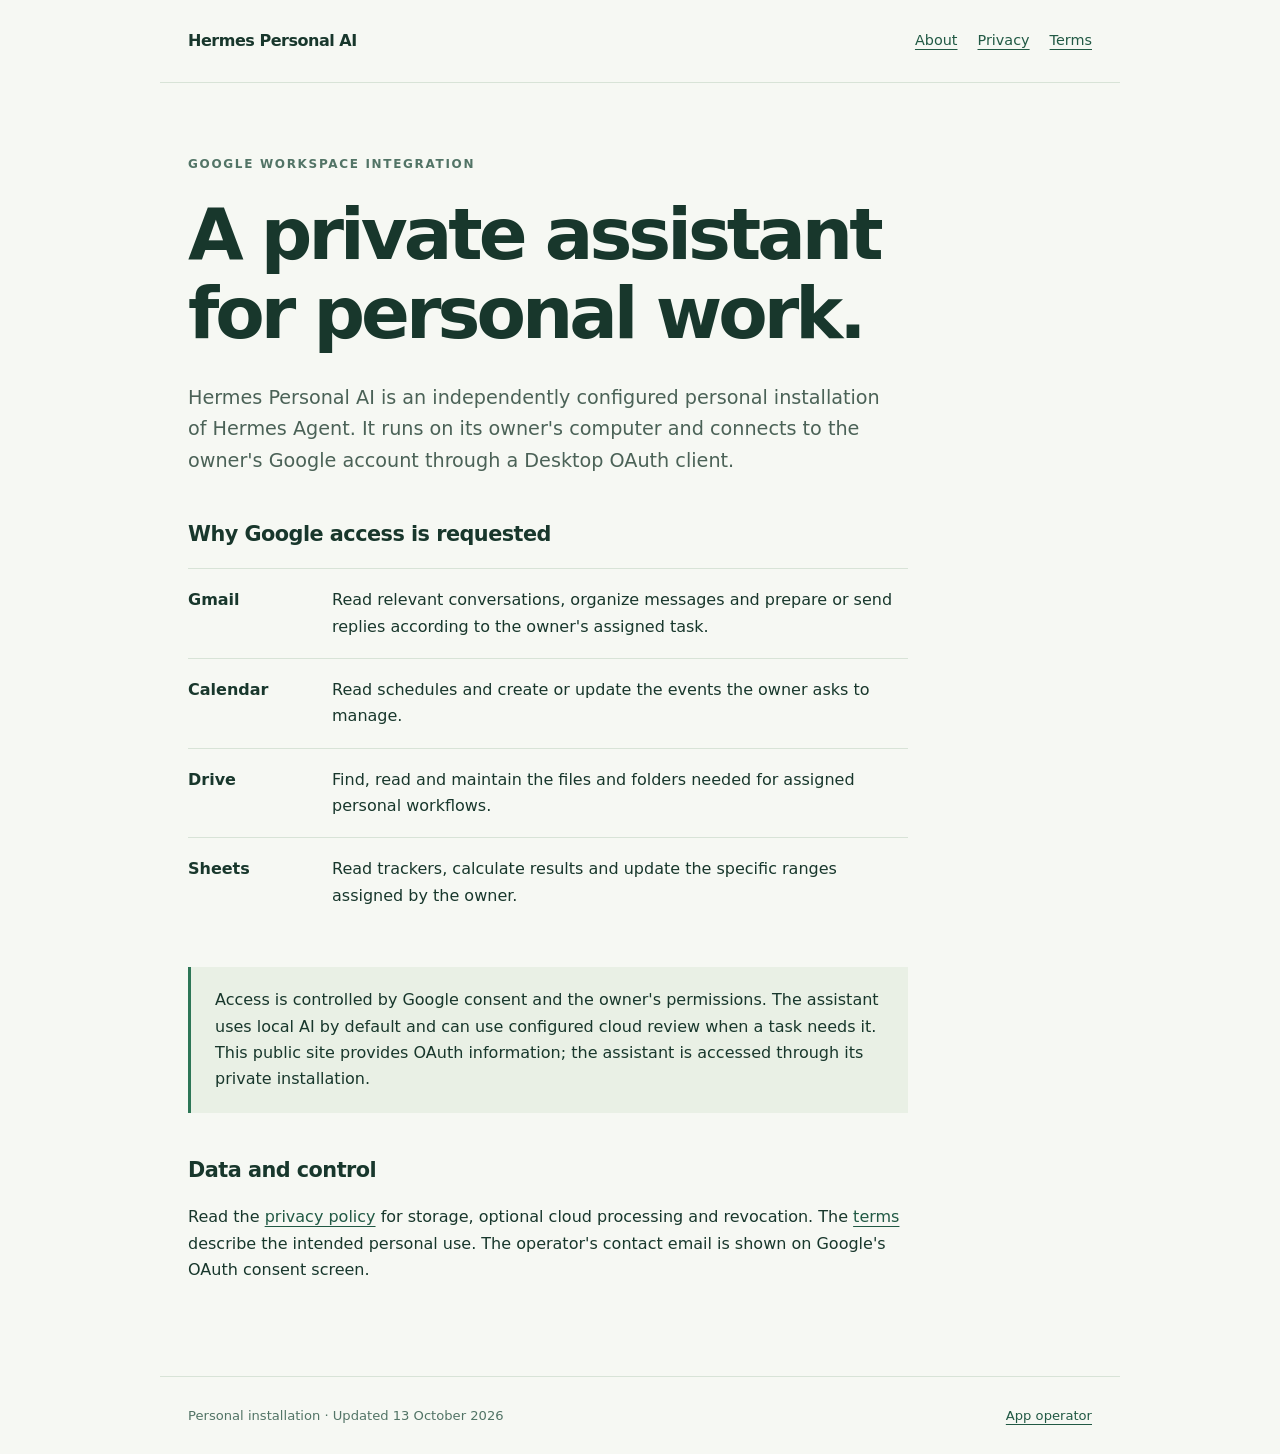
<file: index.html>
<!doctype html><html lang="en"><head><meta charset="utf-8"><meta name="viewport" content="width=device-width,initial-scale=1"><meta name="robots" content="noindex"><meta name="description" content="Information about the private Hermes Personal AI Google Workspace integration."><title>About · Hermes Personal AI</title><link rel="stylesheet" href="style.css"></head><body><header><a class="brand" href="index.html">Hermes Personal AI</a><nav aria-label="Information pages"><a href="index.html">About</a><a href="privacy.html">Privacy</a><a href="terms.html">Terms</a></nav></header><main><p class="eyebrow">Google Workspace integration</p><h1>A private assistant for personal work.</h1><p class="intro">Hermes Personal AI is an independently configured personal installation of Hermes Agent. It runs on its owner's computer and connects to the owner's Google account through a Desktop OAuth client.</p><div class="content"><h2>Why Google access is requested</h2><div class="service"><strong>Gmail</strong><p>Read relevant conversations, organize messages and prepare or send replies according to the owner's assigned task.</p></div><div class="service"><strong>Calendar</strong><p>Read schedules and create or update the events the owner asks to manage.</p></div><div class="service"><strong>Drive</strong><p>Find, read and maintain the files and folders needed for assigned personal workflows.</p></div><div class="service"><strong>Sheets</strong><p>Read trackers, calculate results and update the specific ranges assigned by the owner.</p></div><div class="callout">Access is controlled by Google consent and the owner's permissions. The assistant uses local AI by default and can use configured cloud review when a task needs it. This public site provides OAuth information; the assistant is accessed through its private installation.</div><h2>Data and control</h2><p>Read the <a href="privacy.html">privacy policy</a> for storage, optional cloud processing and revocation. The <a href="terms.html">terms</a> describe the intended personal use. The operator's contact email is shown on Google's OAuth consent screen.</p></div></main><footer><span>Personal installation · Updated 13 October 2026</span><a href="https://github.com/ayh1990">App operator</a></footer></body></html>
</file>
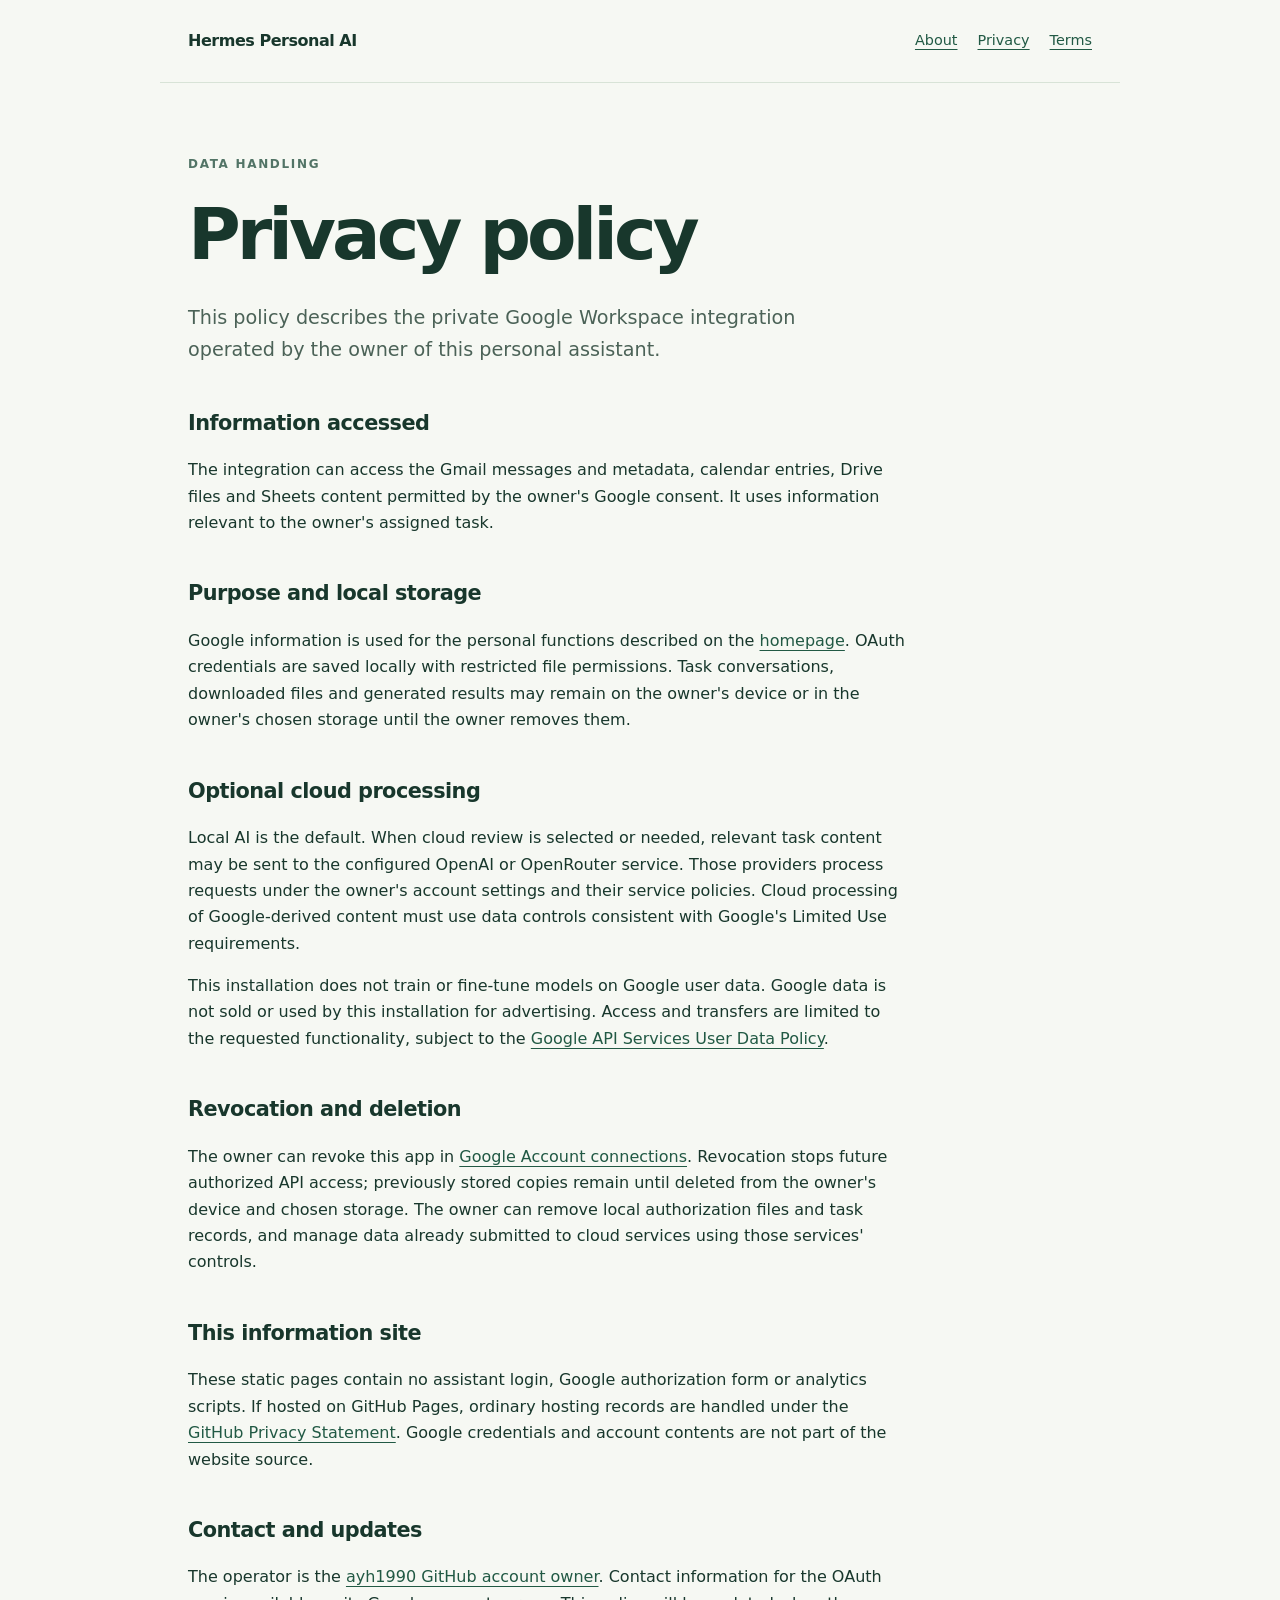
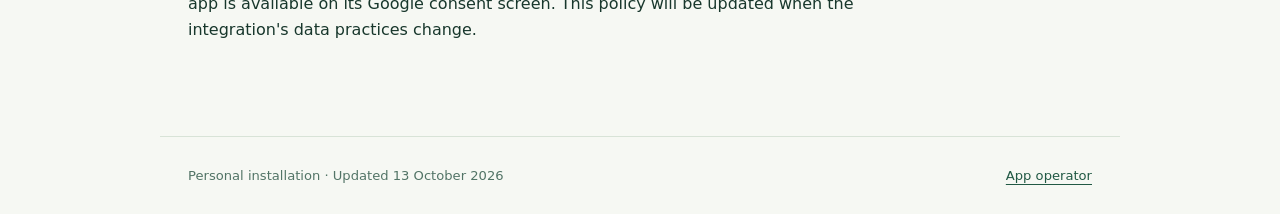
<file: privacy.html>
<!doctype html><html lang="en"><head><meta charset="utf-8"><meta name="viewport" content="width=device-width,initial-scale=1"><meta name="robots" content="noindex"><meta name="description" content="Information about the private Hermes Personal AI Google Workspace integration."><title>Privacy policy · Hermes Personal AI</title><link rel="stylesheet" href="style.css"></head><body><header><a class="brand" href="index.html">Hermes Personal AI</a><nav aria-label="Information pages"><a href="index.html">About</a><a href="privacy.html">Privacy</a><a href="terms.html">Terms</a></nav></header><main><p class="eyebrow">Data handling</p><h1>Privacy policy</h1><p class="intro">This policy describes the private Google Workspace integration operated by the owner of this personal assistant.</p><div class="content"><h2>Information accessed</h2><p>The integration can access the Gmail messages and metadata, calendar entries, Drive files and Sheets content permitted by the owner's Google consent. It uses information relevant to the owner's assigned task.</p><h2>Purpose and local storage</h2><p>Google information is used for the personal functions described on the <a href="index.html">homepage</a>. OAuth credentials are saved locally with restricted file permissions. Task conversations, downloaded files and generated results may remain on the owner's device or in the owner's chosen storage until the owner removes them.</p><h2>Optional cloud processing</h2><p>Local AI is the default. When cloud review is selected or needed, relevant task content may be sent to the configured OpenAI or OpenRouter service. Those providers process requests under the owner's account settings and their service policies. Cloud processing of Google-derived content must use data controls consistent with Google's Limited Use requirements.</p><p>This installation does not train or fine-tune models on Google user data. Google data is not sold or used by this installation for advertising. Access and transfers are limited to the requested functionality, subject to the <a href="https://developers.google.com/terms/api-services-user-data-policy">Google API Services User Data Policy</a>.</p><h2>Revocation and deletion</h2><p>The owner can revoke this app in <a href="https://myaccount.google.com/connections">Google Account connections</a>. Revocation stops future authorized API access; previously stored copies remain until deleted from the owner's device and chosen storage. The owner can remove local authorization files and task records, and manage data already submitted to cloud services using those services' controls.</p><h2>This information site</h2><p>These static pages contain no assistant login, Google authorization form or analytics scripts. If hosted on GitHub Pages, ordinary hosting records are handled under the <a href="https://docs.github.com/en/site-policy/privacy-policies/github-general-privacy-statement">GitHub Privacy Statement</a>. Google credentials and account contents are not part of the website source.</p><h2>Contact and updates</h2><p>The operator is the <a href="https://github.com/ayh1990">ayh1990 GitHub account owner</a>. Contact information for the OAuth app is available on its Google consent screen. This policy will be updated when the integration's data practices change.</p></div></main><footer><span>Personal installation · Updated 13 October 2026</span><a href="https://github.com/ayh1990">App operator</a></footer></body></html>
</file>
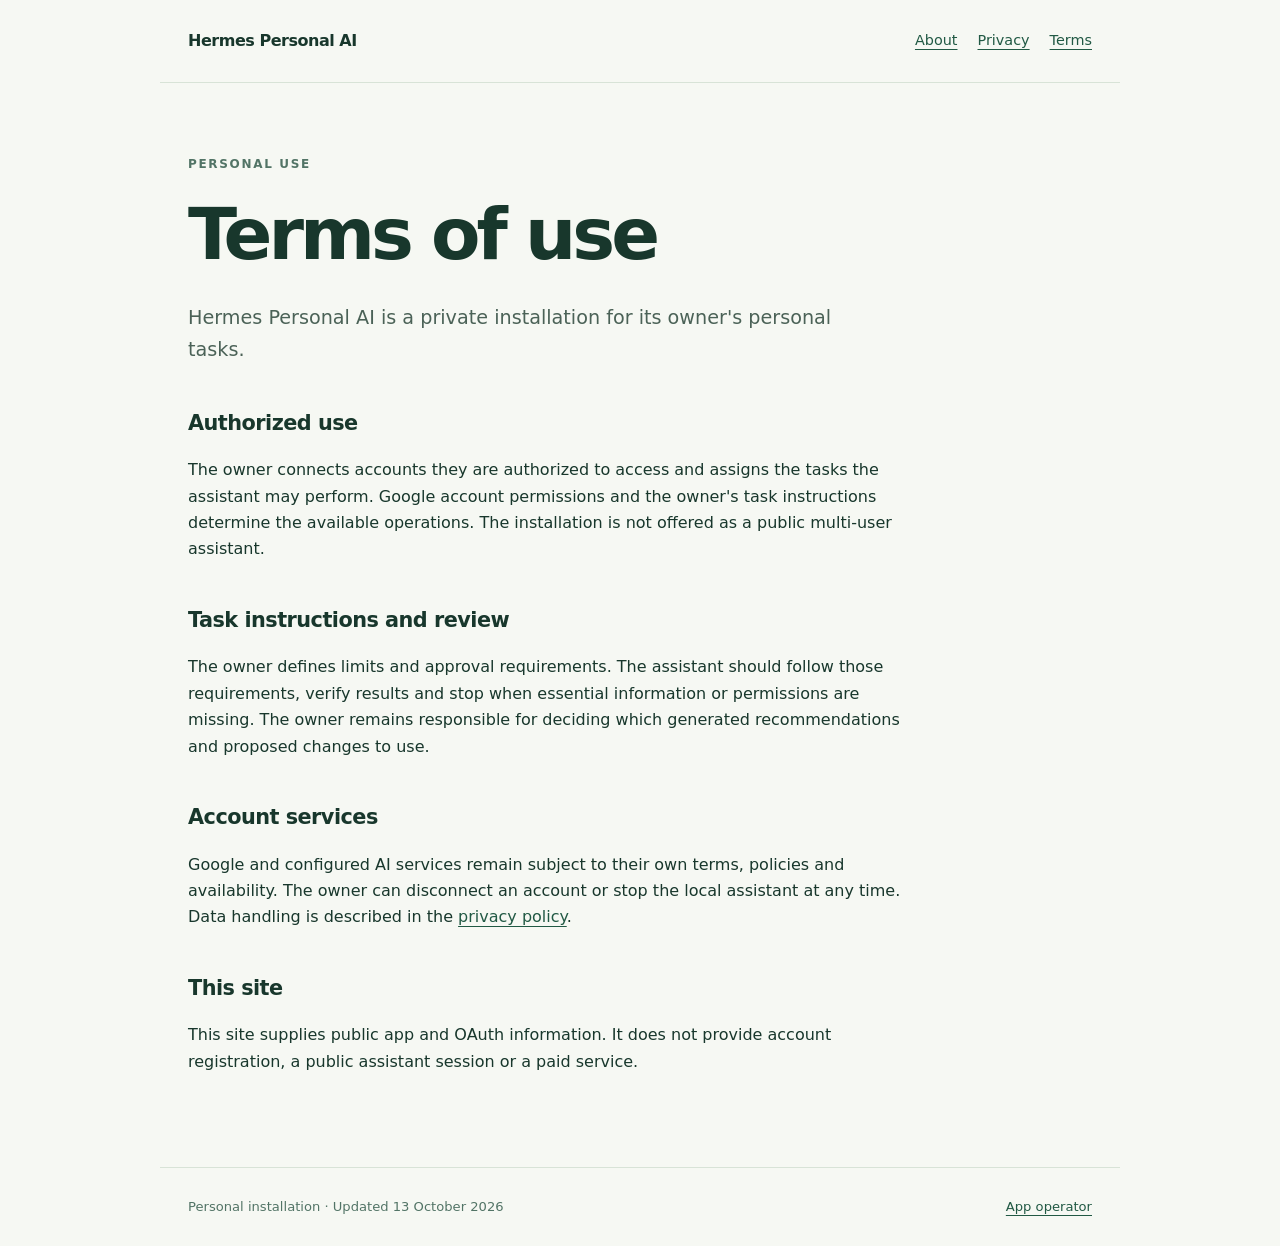
<file: terms.html>
<!doctype html><html lang="en"><head><meta charset="utf-8"><meta name="viewport" content="width=device-width,initial-scale=1"><meta name="robots" content="noindex"><meta name="description" content="Information about the private Hermes Personal AI Google Workspace integration."><title>Terms of use · Hermes Personal AI</title><link rel="stylesheet" href="style.css"></head><body><header><a class="brand" href="index.html">Hermes Personal AI</a><nav aria-label="Information pages"><a href="index.html">About</a><a href="privacy.html">Privacy</a><a href="terms.html">Terms</a></nav></header><main><p class="eyebrow">Personal use</p><h1>Terms of use</h1><p class="intro">Hermes Personal AI is a private installation for its owner's personal tasks.</p><div class="content"><h2>Authorized use</h2><p>The owner connects accounts they are authorized to access and assigns the tasks the assistant may perform. Google account permissions and the owner's task instructions determine the available operations. The installation is not offered as a public multi-user assistant.</p><h2>Task instructions and review</h2><p>The owner defines limits and approval requirements. The assistant should follow those requirements, verify results and stop when essential information or permissions are missing. The owner remains responsible for deciding which generated recommendations and proposed changes to use.</p><h2>Account services</h2><p>Google and configured AI services remain subject to their own terms, policies and availability. The owner can disconnect an account or stop the local assistant at any time. Data handling is described in the <a href="privacy.html">privacy policy</a>.</p><h2>This site</h2><p>This site supplies public app and OAuth information. It does not provide account registration, a public assistant session or a paid service.</p></div></main><footer><span>Personal installation · Updated 13 October 2026</span><a href="https://github.com/ayh1990">App operator</a></footer></body></html>
</file>
<file: style.css>
*{box-sizing:border-box}body{margin:0;background:#f6f8f3;color:#18372c;font-family:ui-sans-serif,system-ui,-apple-system,BlinkMacSystemFont,"Segoe UI",sans-serif;line-height:1.65}header,main,footer{max-width:960px;margin:auto;padding:28px}header{display:flex;justify-content:space-between;gap:24px;align-items:center;border-bottom:1px solid #d8e3d7}.brand{font-weight:700;letter-spacing:-.03em;color:#18372c;text-decoration:none}nav{display:flex;gap:20px;font-size:.9rem}a{color:#215944;text-underline-offset:4px}a:focus-visible{outline:3px solid #78aa90;outline-offset:5px}.eyebrow{text-transform:uppercase;font-size:.75rem;letter-spacing:.14em;font-weight:700;color:#527466;margin-top:44px}h1{font-size:clamp(2.4rem,6vw,4.5rem);line-height:1.1;letter-spacing:-.055em;max-width:800px;margin:20px 0 28px}h2{font-size:1.3rem;letter-spacing:-.025em;margin-top:40px}.intro{font-size:1.2rem;max-width:700px;color:#4b6257}.content{max-width:720px}.service{display:grid;grid-template-columns:120px 1fr;gap:24px;border-top:1px solid #d8e3d7;padding:18px 0}.service strong{font-size:1rem}.service p{margin:0}.callout{border-left:3px solid #2d7656;background:#e9f0e5;padding:20px 24px;margin-top:40px}footer{border-top:1px solid #d8e3d7;font-size:.82rem;color:#527466;display:flex;gap:24px;justify-content:space-between;margin-top:48px}ul{padding-left:22px}li{margin:10px 0}small{color:#527466}@media(max-width:550px){header{align-items:flex-start;flex-direction:column;gap:14px}header,main,footer{padding:22px}nav{gap:16px}.service{grid-template-columns:1fr;gap:4px}footer{flex-direction:column;gap:8px}}
</file>
